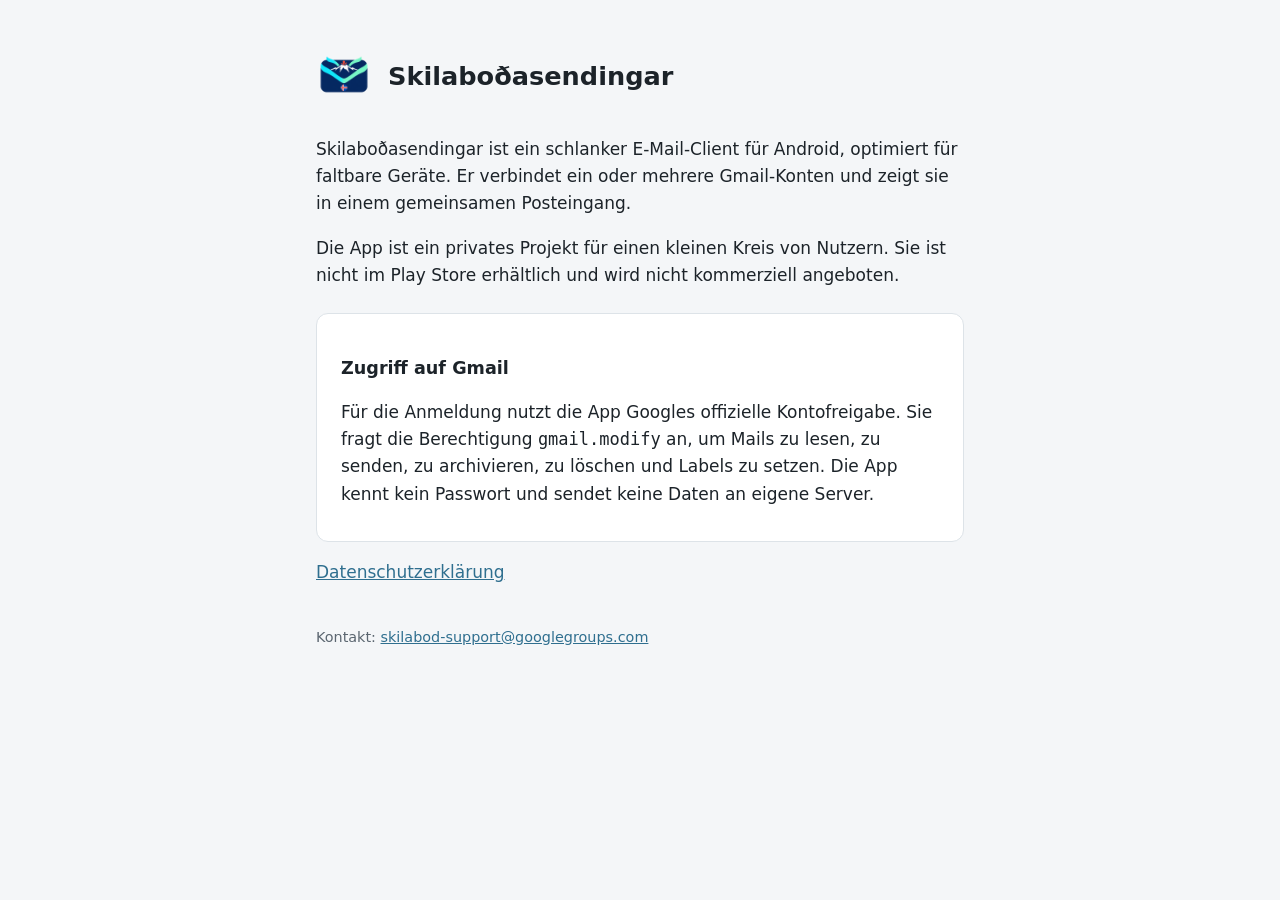
<file: index.html>
<!doctype html>
<html lang="de">
<head>
  <meta charset="utf-8">
  <meta name="viewport" content="width=device-width, initial-scale=1">
  <meta name="robots" content="noindex">
  <title>Skilaboðasendingar</title>
  <link rel="icon" href="logo.png">
  <link rel="stylesheet" href="style.css">
</head>
<body>
<main>
  <header>
    <img src="logo.png" alt="">
    <h1>Skilaboðasendingar</h1>
  </header>

  <p>Skilaboðasendingar ist ein schlanker E-Mail-Client für Android, optimiert für faltbare Geräte. Er verbindet ein oder mehrere Gmail-Konten und zeigt sie in einem gemeinsamen Posteingang.</p>

  <p>Die App ist ein privates Projekt für einen kleinen Kreis von Nutzern. Sie ist nicht im Play Store erhältlich und wird nicht kommerziell angeboten.</p>

  <section>
    <h2>Zugriff auf Gmail</h2>
    <p>Für die Anmeldung nutzt die App Googles offizielle Kontofreigabe. Sie fragt die Berechtigung <code>gmail.modify</code> an, um Mails zu lesen, zu senden, zu archivieren, zu löschen und Labels zu setzen. Die App kennt kein Passwort und sendet keine Daten an eigene Server.</p>
  </section>

  <p><a href="datenschutz.html">Datenschutzerklärung</a></p>

  <footer>
    Kontakt: <a href="mailto:skilabod-support@googlegroups.com">skilabod-support@googlegroups.com</a>
  </footer>
</main>
</body>
</html>
</file>
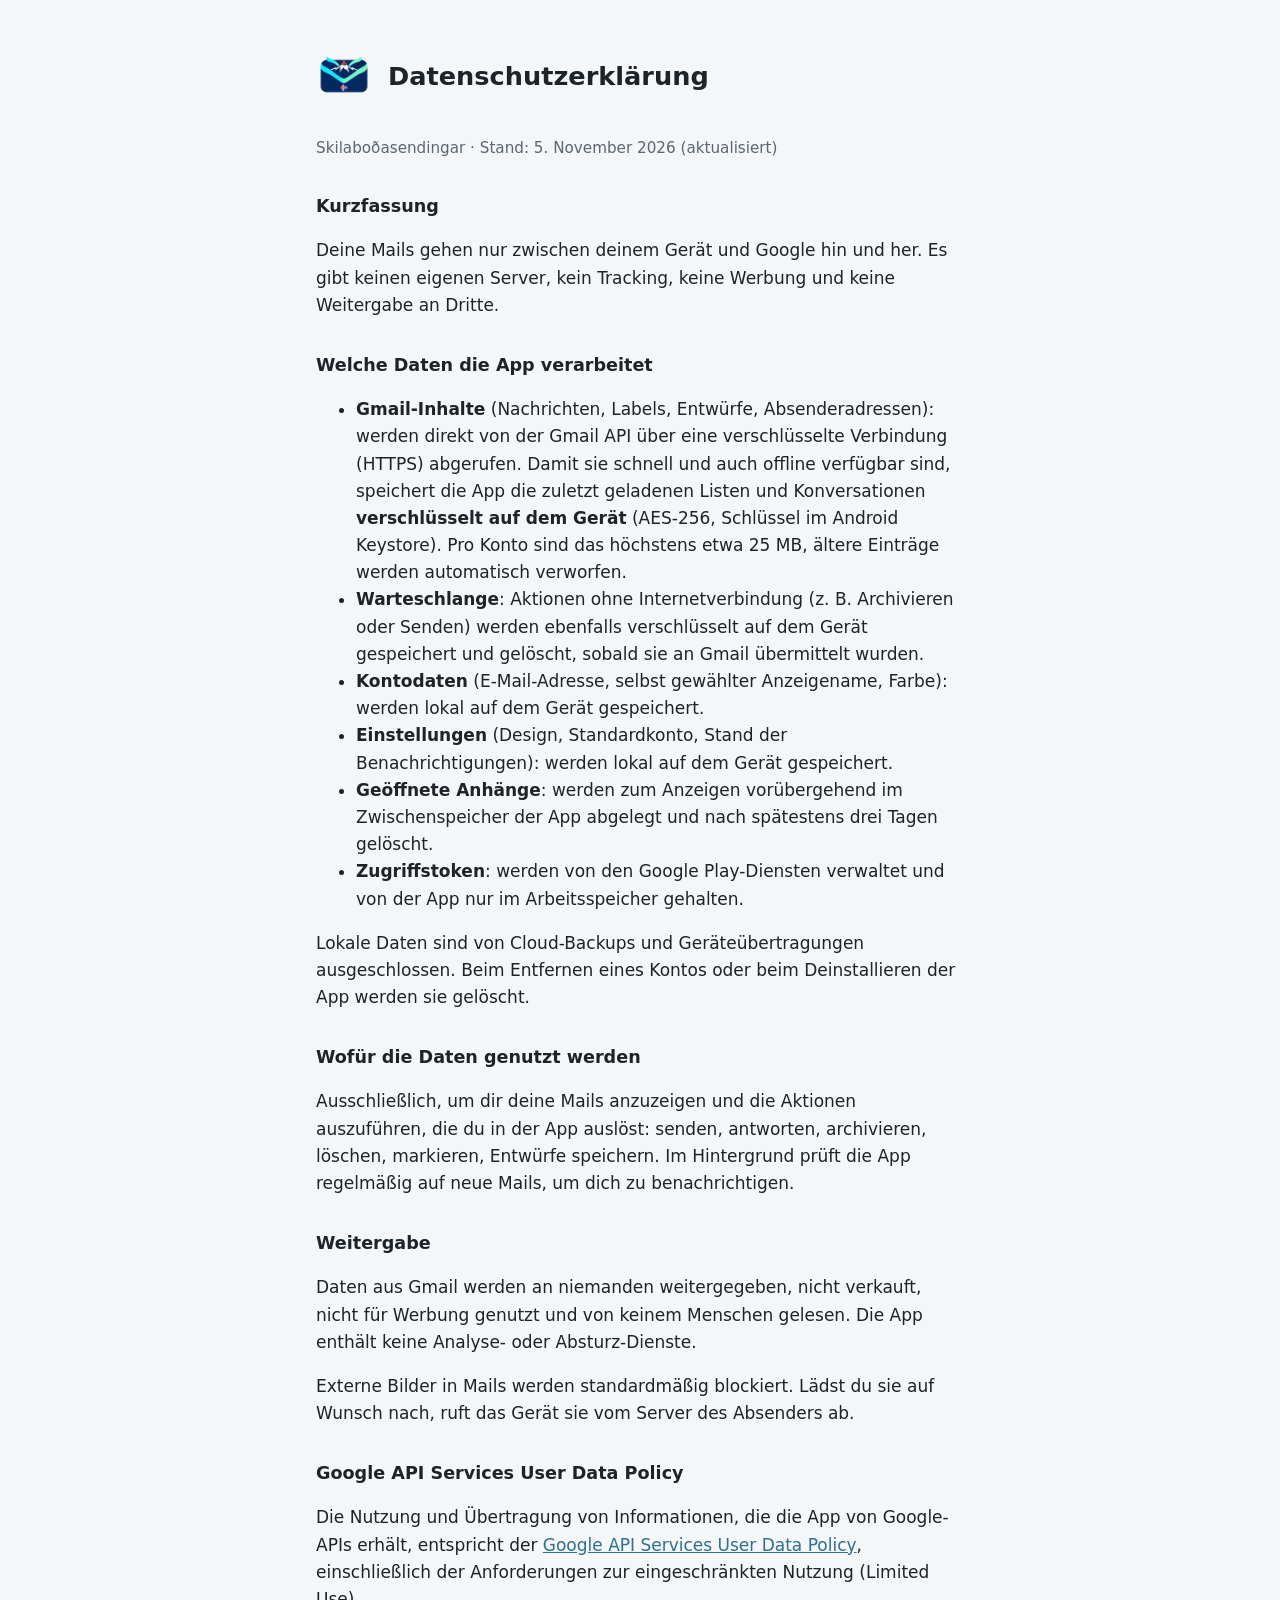
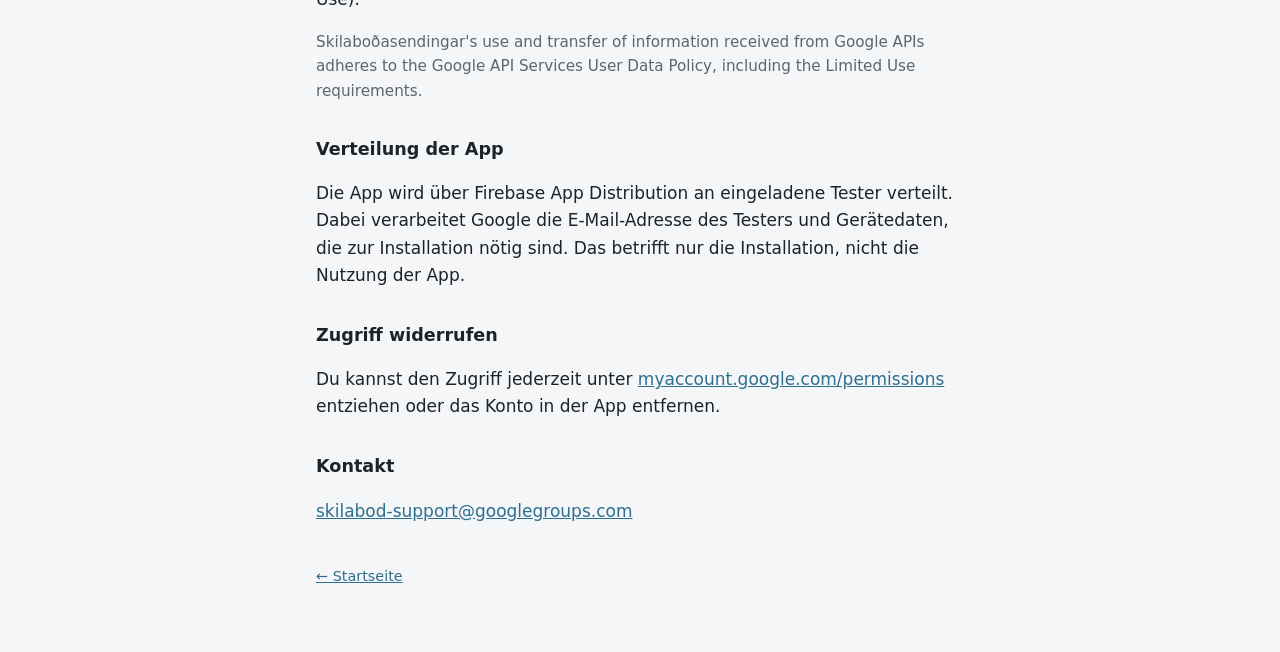
<file: datenschutz.html>
<!doctype html>
<html lang="de">
<head>
  <meta charset="utf-8">
  <meta name="viewport" content="width=device-width, initial-scale=1">
  <meta name="robots" content="noindex">
  <title>Datenschutz – Skilaboðasendingar</title>
  <link rel="icon" href="logo.png">
  <link rel="stylesheet" href="style.css">
</head>
<body>
<main>
  <header>
    <img src="logo.png" alt="">
    <h1>Datenschutzerklärung</h1>
  </header>
  <p class="muted">Skilaboðasendingar · Stand: 5. November 2026 (aktualisiert)</p>

  <h2>Kurzfassung</h2>
  <p>Deine Mails gehen nur zwischen deinem Gerät und Google hin und her. Es gibt keinen eigenen Server, kein Tracking, keine Werbung und keine Weitergabe an Dritte.</p>

  <h2>Welche Daten die App verarbeitet</h2>
  <ul>
    <li><strong>Gmail-Inhalte</strong> (Nachrichten, Labels, Entwürfe, Absenderadressen): werden direkt von der Gmail API über eine verschlüsselte Verbindung (HTTPS) abgerufen. Damit sie schnell und auch offline verfügbar sind, speichert die App die zuletzt geladenen Listen und Konversationen <strong>verschlüsselt auf dem Gerät</strong> (AES-256, Schlüssel im Android Keystore). Pro Konto sind das höchstens etwa 25&nbsp;MB, ältere Einträge werden automatisch verworfen.</li>
    <li><strong>Warteschlange</strong>: Aktionen ohne Internetverbindung (z.&nbsp;B. Archivieren oder Senden) werden ebenfalls verschlüsselt auf dem Gerät gespeichert und gelöscht, sobald sie an Gmail übermittelt wurden.</li>
    <li><strong>Kontodaten</strong> (E-Mail-Adresse, selbst gewählter Anzeigename, Farbe): werden lokal auf dem Gerät gespeichert.</li>
    <li><strong>Einstellungen</strong> (Design, Standardkonto, Stand der Benachrichtigungen): werden lokal auf dem Gerät gespeichert.</li>
    <li><strong>Geöffnete Anhänge</strong>: werden zum Anzeigen vorübergehend im Zwischenspeicher der App abgelegt und nach spätestens drei Tagen gelöscht.</li>
    <li><strong>Zugriffstoken</strong>: werden von den Google Play-Diensten verwaltet und von der App nur im Arbeitsspeicher gehalten.</li>
  </ul>
  <p>Lokale Daten sind von Cloud-Backups und Geräteübertragungen ausgeschlossen. Beim Entfernen eines Kontos oder beim Deinstallieren der App werden sie gelöscht.</p>

  <h2>Wofür die Daten genutzt werden</h2>
  <p>Ausschließlich, um dir deine Mails anzuzeigen und die Aktionen auszuführen, die du in der App auslöst: senden, antworten, archivieren, löschen, markieren, Entwürfe speichern. Im Hintergrund prüft die App regelmäßig auf neue Mails, um dich zu benachrichtigen.</p>

  <h2>Weitergabe</h2>
  <p>Daten aus Gmail werden an niemanden weitergegeben, nicht verkauft, nicht für Werbung genutzt und von keinem Menschen gelesen. Die App enthält keine Analyse- oder Absturz-Dienste.</p>
  <p>Externe Bilder in Mails werden standardmäßig blockiert. Lädst du sie auf Wunsch nach, ruft das Gerät sie vom Server des Absenders ab.</p>

  <h2>Google API Services User Data Policy</h2>
  <p>Die Nutzung und Übertragung von Informationen, die die App von Google-APIs erhält, entspricht der <a href="https://developers.google.com/terms/api-services-user-data-policy">Google API Services User Data Policy</a>, einschließlich der Anforderungen zur eingeschränkten Nutzung (Limited Use).</p>
  <p lang="en" class="muted">Skilaboðasendingar's use and transfer of information received from Google APIs adheres to the Google API Services User Data Policy, including the Limited Use requirements.</p>

  <h2>Verteilung der App</h2>
  <p>Die App wird über Firebase App Distribution an eingeladene Tester verteilt. Dabei verarbeitet Google die E-Mail-Adresse des Testers und Gerätedaten, die zur Installation nötig sind. Das betrifft nur die Installation, nicht die Nutzung der App.</p>

  <h2>Zugriff widerrufen</h2>
  <p>Du kannst den Zugriff jederzeit unter <a href="https://myaccount.google.com/permissions">myaccount.google.com/permissions</a> entziehen oder das Konto in der App entfernen.</p>

  <h2>Kontakt</h2>
  <p><a href="mailto:skilabod-support@googlegroups.com">skilabod-support@googlegroups.com</a></p>

  <footer><a href="index.html">← Startseite</a></footer>
</main>
</body>
</html>
</file>
<file: style.css>
:root {
  --bg: #f4f6f8;
  --surface: #ffffff;
  --text: #1c2329;
  --muted: #5b6670;
  --accent: #2f6f8f;
  --line: #dde3e8;
}
@media (prefers-color-scheme: dark) {
  :root {
    --bg: #12171b;
    --surface: #1a2126;
    --text: #e6ebef;
    --muted: #9aa6b0;
    --accent: #7fb6d1;
    --line: #2a333a;
  }
}
* { box-sizing: border-box; }
body {
  margin: 0;
  background: var(--bg);
  color: var(--text);
  font: 17px/1.6 system-ui, -apple-system, "Segoe UI", Roboto, sans-serif;
}
main {
  max-width: 680px;
  margin: 0 auto;
  padding: 48px 16px 64px;
}
header { display: flex; align-items: center; gap: 16px; margin-bottom: 32px; }
header img { width: 56px; height: 56px; border-radius: 14px; }
h1 { font-size: 1.6rem; line-height: 1.2; margin: 0; }
h2 { font-size: 1.1rem; margin: 32px 0 8px; }
p, li { color: var(--text); }
.muted { color: var(--muted); font-size: 0.95rem; }
a { color: var(--accent); }
section {
  background: var(--surface);
  border: 1px solid var(--line);
  border-radius: 12px;
  padding: 8px 24px 16px;
  margin-top: 24px;
}
footer { margin-top: 40px; font-size: 0.9rem; color: var(--muted); }
</file>
